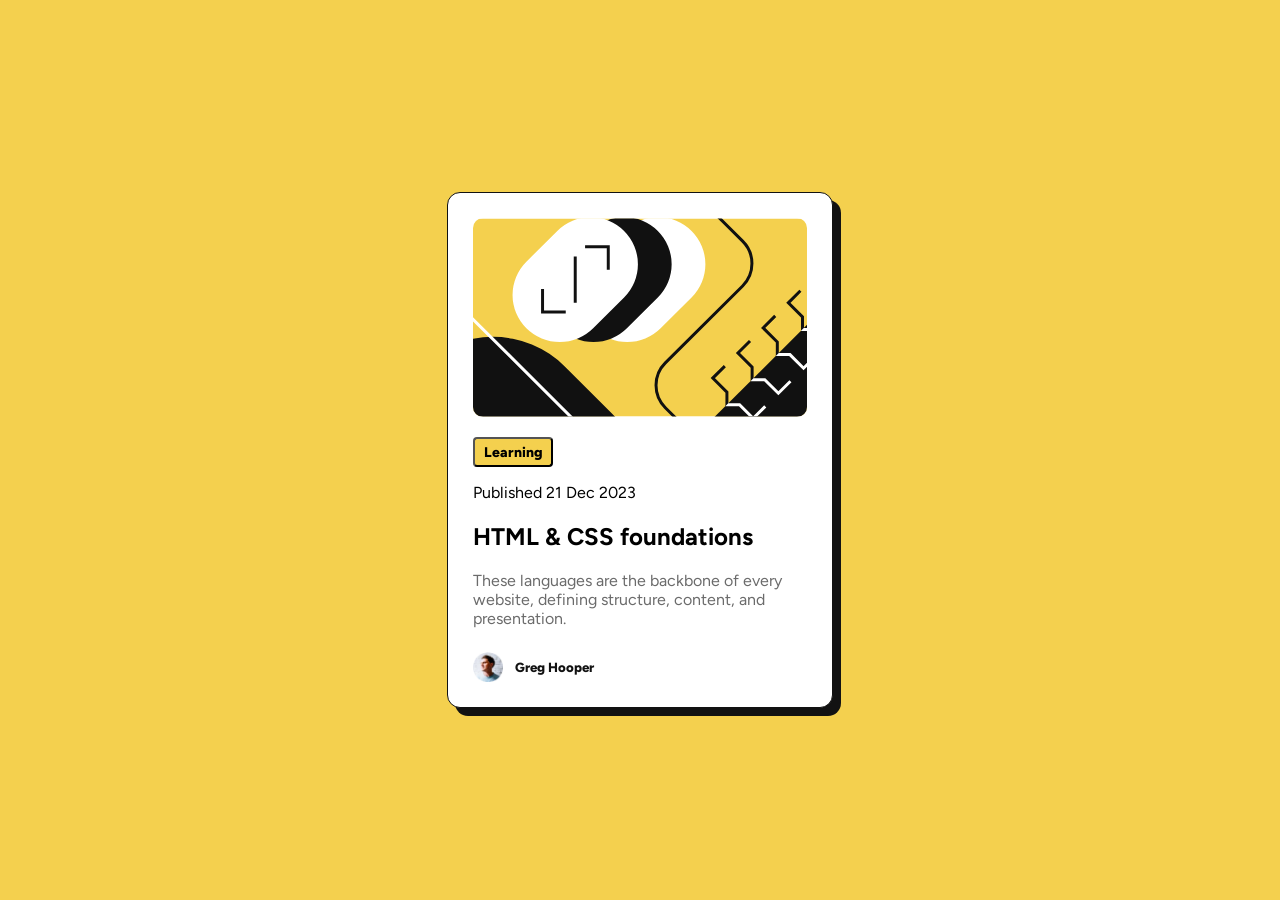
<file: index.html>
<!DOCTYPE html>
<html lang="en">
<head>
    <meta charset="UTF-8">
    <meta name="viewport" content="width=device-width, initial-scale=1.0">
    <title>Blog Preview</title>
    <link rel="stylesheet" href="styles.css">
</head>
<body>
    <div class="box">
        <img src="Img/illustration-article.svg" alt="Bloques de programacion" class="Fondo">
        <button>Learning</button>
        <p>Published 21 Dec 2023</p>
        <h2>HTML & CSS foundations</h2>
        <p class="text">These languages are the backbone of every website, defining structure, content, and presentation.</p>
        <div class="author">
            <img src="Img/image-avatar.webp" alt="Greg Hooper" class="Icono">
            <h5>Greg Hooper</h5>
        </div>
    </div>
</body>
</html>
</file>
<file: styles.css>
@import url('https://fonts.googleapis.com/css2?family=Figtree:ital,wght@0,500;0,700;0,800;1,500;1,700;1,800&display=swap');

:root {
    --Yellow: hsl(47, 88%, 63%);
    --White: hsl(0, 0%, 100%);
    --Gray500: hsl(0, 0%, 42%);
    --Gray950: hsl(0, 0%, 7%);
}

body {
    font-family: 'Figtree', sans-serif;
    margin: 0;
    background-color: var(--Yellow);
    display: flex;
    justify-content: center;
    align-items: center;
    min-height: 100dvh;
    width: 100%;
}

.box {
    background-color: var(--White);
    padding: 25px;
    border: 1px solid var(--Gray950);
    box-shadow: 8px 8px 0 0 var(--Gray950);
    border-radius: 13px;
    width: 334px;
}

button {
    background-color: var(--Yellow);
    height: 30px;
    width: 80px;
    border-radius: 4px;
    margin-top: 20px;
    font-family: inherit;
    font-weight: 800;
    font-size: 14px;
}


.text {
    color: var(--Gray500);
    font-size: 16px;
}

h4 {
    display: flex;
    justify-content: center;
}

.author {
    display: flex;
    align-items: center;
    gap: 12px;
    margin-top: 24px;
}

.author h5 {
    margin: 0;
    font-weight: 800;
    color: var(--Gray950);
}

.Fondo {
    width: 100%;
    height: auto;
    border-radius: 10px;
    display: block;
}

.Icono {
    height: 30px;
}

button:hover {
    background-color: var(--Gray950);
    color: var(--White);
    cursor: pointer;
}

button:focus {
    outline: 3px dashed var(--Gray950);
    outline-offset: 4px;
}


@media (max-width: 480px) {
    .box {
        width: 85%;
        margin: 30px;
    }

    .text {
        font-size: 14px;
    }
}
</file>
